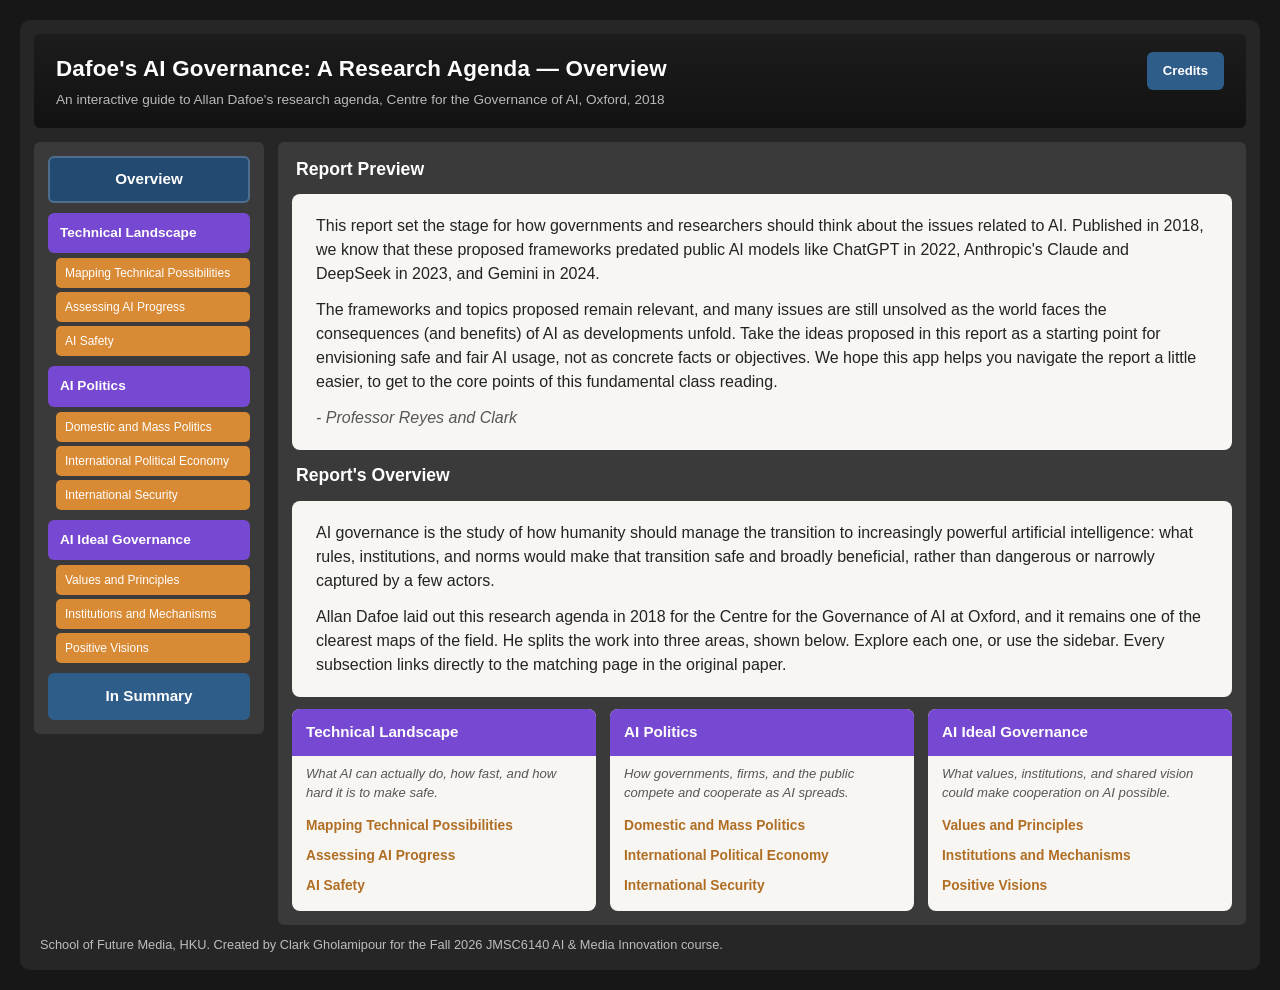
<file: index.html>
<!DOCTYPE html>
<html lang="en">
<head>
<meta charset="UTF-8">
<meta name="viewport" content="width=device-width, initial-scale=1.0">
<title>AI Governance: A Research Agenda — Overview</title>
<link rel="stylesheet" href="css/styles.css">
</head>
<body>
<div class="app-frame">

  <header class="app-header">
    <div class="header-title">
      <h1><a href="index.html">Dafoe's AI Governance: A Research Agenda — Overview</a></h1>
      <div class="subtitle">An interactive guide to Allan Dafoe's research agenda, Centre for the Governance of AI, Oxford, 2018</div>
    </div>
    <a href="credits.html" class="credits-btn">Credits</a>
  </header>

  <div class="app-body">

    <!-- ============ SIDEBAR ============ -->
    <nav class="sidebar">
      <a href="index.html" class="nav-pill is-active">Overview</a>

      <div class="branch-group">
        <a href="technical-landscape.html" class="branch-link">Technical Landscape</a>
        <div class="sub-links">
          <a href="technical-landscape.html#mapping-technical-possibilities">Mapping Technical Possibilities</a>
          <a href="technical-landscape.html#assessing-ai-progress">Assessing AI Progress</a>
          <a href="technical-landscape.html#ai-safety">AI Safety</a>
        </div>
      </div>

      <div class="branch-group">
        <a href="ai-politics.html" class="branch-link">AI Politics</a>
        <div class="sub-links">
          <a href="ai-politics.html#domestic-and-mass-politics">Domestic and Mass Politics</a>
          <a href="ai-politics.html#international-political-economy">International Political Economy</a>
          <a href="ai-politics.html#international-security">International Security</a>
        </div>
      </div>

      <div class="branch-group">
        <a href="ai-ideal-governance.html" class="branch-link">AI Ideal Governance</a>
        <div class="sub-links">
          <a href="ai-ideal-governance.html#values-and-principles">Values and Principles</a>
          <a href="ai-ideal-governance.html#institutions-and-mechanisms">Institutions and Mechanisms</a>
          <a href="ai-ideal-governance.html#positive-visions">Positive Visions</a>
        </div>
      </div>

      <a href="summary.html" class="nav-pill">In Summary</a>
    </nav>

    <!-- ============ MAIN CONTENT ============ -->
    <main class="main-content">

      <h2 class="overview-heading">Report Preview</h2>
      <div class="intro-text">
        <p>This report set the stage for how governments and researchers should think about the issues related to AI. Published in 2018, we know that these proposed frameworks predated public AI models like ChatGPT in 2022, Anthropic's Claude and DeepSeek in 2023, and Gemini in 2024.</p>
        <p>The frameworks and topics proposed remain relevant, and many issues are still unsolved as the world faces the consequences (and benefits) of AI as developments unfold. Take the ideas proposed in this report as a starting point for envisioning safe and fair AI usage, not as concrete facts or objectives. We hope this app helps you navigate the report a little easier, to get to the core points of this fundamental class reading.</p>
        <p class="overview-signature">- Professor Reyes and Clark</p>
      </div>

      <h2 class="overview-heading">Report's Overview</h2>
      <div class="intro-text">
        <p>AI governance is the study of how humanity should manage the transition to increasingly powerful artificial intelligence: what rules, institutions, and norms would make that transition safe and broadly beneficial, rather than dangerous or narrowly captured by a few actors.</p>
        <p>Allan Dafoe laid out this research agenda in 2018 for the Centre for the Governance of AI at Oxford, and it remains one of the clearest maps of the field. He splits the work into three areas, shown below. Explore each one, or use the sidebar. Every subsection links directly to the matching page in the original paper.</p>
      </div>

      <div class="mini-map">

        <div class="mini-card">
          <a href="technical-landscape.html" class="mini-head">Technical Landscape</a>
          <div class="mini-sub">What AI can actually do, how fast, and how hard it is to make safe.</div>
          <ul>
            <li><a class="group-link" href="technical-landscape.html#mapping-technical-possibilities">Mapping Technical Possibilities</a></li>
            <li><a class="group-link" href="technical-landscape.html#assessing-ai-progress">Assessing AI Progress</a></li>
            <li><a class="group-link" href="technical-landscape.html#ai-safety">AI Safety</a></li>
          </ul>
        </div>

        <div class="mini-card">
          <a href="ai-politics.html" class="mini-head">AI Politics</a>
          <div class="mini-sub">How governments, firms, and the public compete and cooperate as AI spreads.</div>
          <ul>
            <li><a class="group-link" href="ai-politics.html#domestic-and-mass-politics">Domestic and Mass Politics</a></li>
            <li><a class="group-link" href="ai-politics.html#international-political-economy">International Political Economy</a></li>
            <li><a class="group-link" href="ai-politics.html#international-security">International Security</a></li>
          </ul>
        </div>

        <div class="mini-card">
          <a href="ai-ideal-governance.html" class="mini-head">AI Ideal Governance</a>
          <div class="mini-sub">What values, institutions, and shared vision could make cooperation on AI possible.</div>
          <ul>
            <li><a class="group-link" href="ai-ideal-governance.html#values-and-principles">Values and Principles</a></li>
            <li><a class="group-link" href="ai-ideal-governance.html#institutions-and-mechanisms">Institutions and Mechanisms</a></li>
            <li><a class="group-link" href="ai-ideal-governance.html#positive-visions">Positive Visions</a></li>
          </ul>
        </div>

      </div>

    </main>

  </div>

  <footer class="app-footer">School of Future Media, HKU. Created by Clark Gholamipour for the Fall 2026 JMSC6140 AI &amp; Media Innovation course.</footer>

</div>
</body>
</html>
</file>
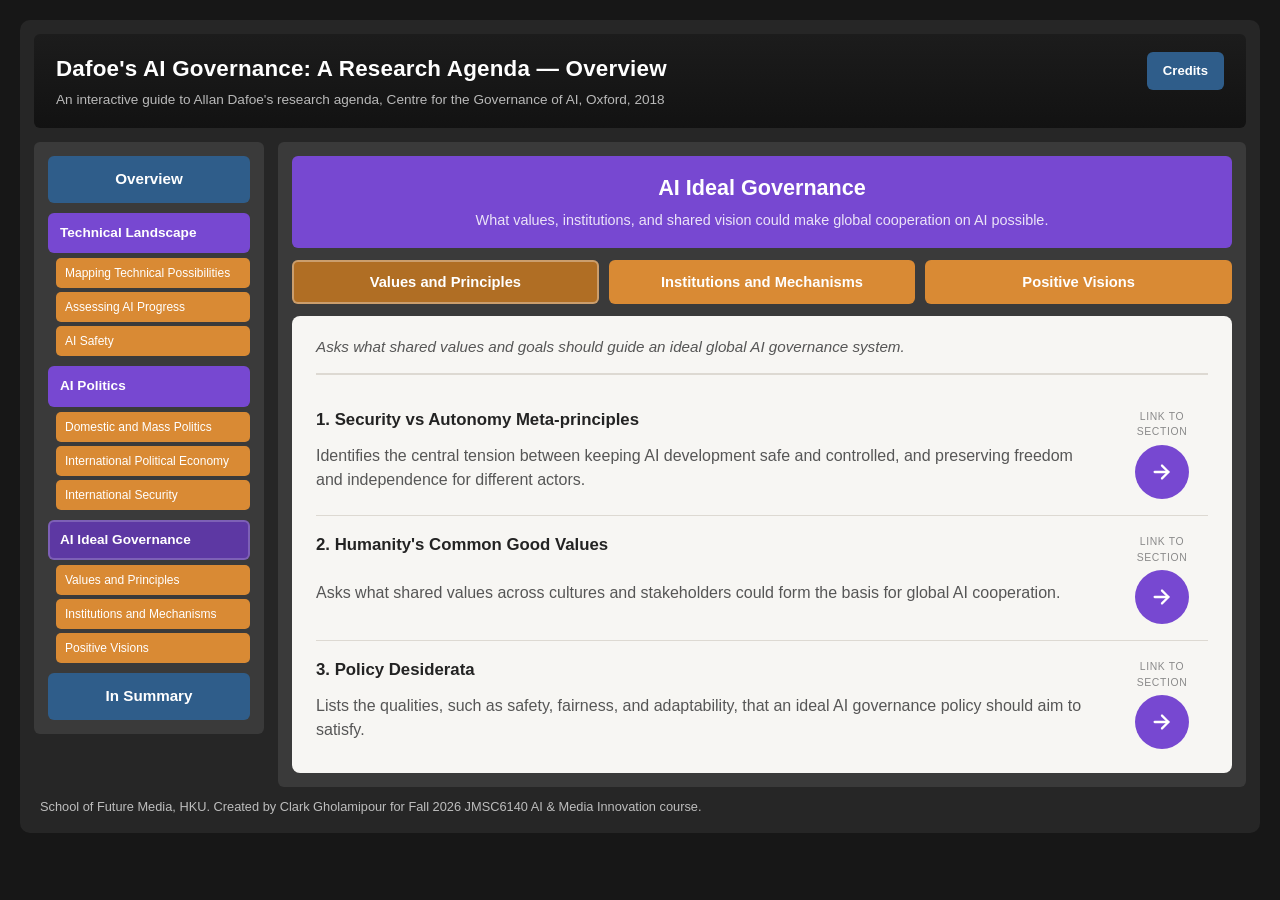
<file: ai-ideal-governance.html>
<!DOCTYPE html>
<html lang="en">
<head>
<meta charset="UTF-8">
<meta name="viewport" content="width=device-width, initial-scale=1.0">
<title>AI Ideal Governance — AI Governance: A Research Agenda</title>
<link rel="stylesheet" href="css/styles.css">
</head>
<body>
<div class="app-frame">

  <header class="app-header">
    <div class="header-title">
      <h1><a href="index.html">Dafoe's AI Governance: A Research Agenda — Overview</a></h1>
      <div class="subtitle">An interactive guide to Allan Dafoe's research agenda, Centre for the Governance of AI, Oxford, 2018</div>
    </div>
    <a href="credits.html" class="credits-btn">Credits</a>
  </header>

  <div class="app-body">

    <!-- ============ SIDEBAR ============ -->
    <nav class="sidebar">
      <a href="index.html" class="nav-pill">Overview</a>

      <div class="branch-group">
        <a href="technical-landscape.html" class="branch-link">Technical Landscape</a>
        <div class="sub-links">
          <a href="technical-landscape.html#mapping-technical-possibilities">Mapping Technical Possibilities</a>
          <a href="technical-landscape.html#assessing-ai-progress">Assessing AI Progress</a>
          <a href="technical-landscape.html#ai-safety">AI Safety</a>
        </div>
      </div>

      <div class="branch-group">
        <a href="ai-politics.html" class="branch-link">AI Politics</a>
        <div class="sub-links">
          <a href="ai-politics.html#domestic-and-mass-politics">Domestic and Mass Politics</a>
          <a href="ai-politics.html#international-political-economy">International Political Economy</a>
          <a href="ai-politics.html#international-security">International Security</a>
        </div>
      </div>

      <div class="branch-group is-active">
        <a href="ai-ideal-governance.html" class="branch-link">AI Ideal Governance</a>
        <div class="sub-links">
          <a href="ai-ideal-governance.html#values-and-principles">Values and Principles</a>
          <a href="ai-ideal-governance.html#institutions-and-mechanisms">Institutions and Mechanisms</a>
          <a href="ai-ideal-governance.html#positive-visions">Positive Visions</a>
        </div>
      </div>

      <a href="summary.html" class="nav-pill">In Summary</a>
    </nav>

    <!-- ============ MAIN CONTENT ============ -->
    <main class="main-content">

      <div class="branch-banner">
        <h1>AI Ideal Governance</h1>
        <p class="branch-subtitle">What values, institutions, and shared vision could make global cooperation on AI possible.</p>
      </div>

      <div class="group-tabs">
        <button class="tab-btn" data-tab="values-and-principles">Values and Principles</button>
        <button class="tab-btn" data-tab="institutions-and-mechanisms">Institutions and Mechanisms</button>
        <button class="tab-btn" data-tab="positive-visions">Positive Visions</button>
      </div>

      <div class="panel">

        <!-- ---- Values and Principles ---- -->
        <section class="tab-panel" id="values-and-principles">
          <p class="group-intro">Asks what shared values and goals should guide an ideal global AI governance system.</p>

          <div class="subsection">
            <h3>1. Security vs Autonomy Meta-principles</h3>
            <p>Identifies the central tension between keeping AI development safe and controlled, and preserving freedom and independence for different actors.</p>
            <div class="link-cell">
              <span class="link-label">Link to<br>Section</span>
              <a class="link-btn" href="assets/GovAI-Research-Agenda.pdf#page=50" target="_blank" rel="noopener" aria-label="Open PDF at this section"><svg viewBox="0 0 24 24" width="22" height="22" fill="none" stroke="currentColor" stroke-width="2.5" stroke-linecap="round" stroke-linejoin="round" aria-hidden="true"><line x1="4" y1="12" x2="19" y2="12"></line><polyline points="12 5 19 12 12 19"></polyline></svg></a>
            </div>
          </div>

          <div class="subsection">
            <h3>2. Humanity's Common Good Values</h3>
            <p>Asks what shared values across cultures and stakeholders could form the basis for global AI cooperation.</p>
            <div class="link-cell">
              <span class="link-label">Link to<br>Section</span>
              <a class="link-btn" href="assets/GovAI-Research-Agenda.pdf#page=50" target="_blank" rel="noopener" aria-label="Open PDF at this section"><svg viewBox="0 0 24 24" width="22" height="22" fill="none" stroke="currentColor" stroke-width="2.5" stroke-linecap="round" stroke-linejoin="round" aria-hidden="true"><line x1="4" y1="12" x2="19" y2="12"></line><polyline points="12 5 19 12 12 19"></polyline></svg></a>
            </div>
          </div>

          <div class="subsection">
            <h3>3. Policy Desiderata</h3>
            <p>Lists the qualities, such as safety, fairness, and adaptability, that an ideal AI governance policy should aim to satisfy.</p>
            <div class="link-cell">
              <span class="link-label">Link to<br>Section</span>
              <a class="link-btn" href="assets/GovAI-Research-Agenda.pdf#page=50" target="_blank" rel="noopener" aria-label="Open PDF at this section"><svg viewBox="0 0 24 24" width="22" height="22" fill="none" stroke="currentColor" stroke-width="2.5" stroke-linecap="round" stroke-linejoin="round" aria-hidden="true"><line x1="4" y1="12" x2="19" y2="12"></line><polyline points="12 5 19 12 12 19"></polyline></svg></a>
            </div>
          </div>
        </section>

        <!-- ---- Institutions and Mechanisms ---- -->
        <section class="tab-panel" id="institutions-and-mechanisms">
          <p class="group-intro">Designs the actual institutions and rules that could realize those values while resisting abuse of power.</p>

          <div class="subsection">
            <h3>1. Stabilization and Security Arrangements</h3>
            <p>Considers what institutions could keep dangerous AI development in check without concentrating too much power in one place.</p>
            <div class="link-cell">
              <span class="link-label">Link to<br>Section</span>
              <a class="link-btn" href="assets/GovAI-Research-Agenda.pdf#page=51" target="_blank" rel="noopener" aria-label="Open PDF at this section"><svg viewBox="0 0 24 24" width="22" height="22" fill="none" stroke="currentColor" stroke-width="2.5" stroke-linecap="round" stroke-linejoin="round" aria-hidden="true"><line x1="4" y1="12" x2="19" y2="12"></line><polyline points="12 5 19 12 12 19"></polyline></svg></a>
            </div>
          </div>

          <div class="subsection">
            <h3>2. Resilient Constitutional Design</h3>
            <p>Looks at how to design governing structures, like elections and checks on power, that resist authoritarian takeover or mob rule.</p>
            <div class="link-cell">
              <span class="link-label">Link to<br>Section</span>
              <a class="link-btn" href="assets/GovAI-Research-Agenda.pdf#page=51" target="_blank" rel="noopener" aria-label="Open PDF at this section"><svg viewBox="0 0 24 24" width="22" height="22" fill="none" stroke="currentColor" stroke-width="2.5" stroke-linecap="round" stroke-linejoin="round" aria-hidden="true"><line x1="4" y1="12" x2="19" y2="12"></line><polyline points="12 5 19 12 12 19"></polyline></svg></a>
            </div>
          </div>

          <div class="subsection">
            <h3>3. Social Choice and Political Economy Models</h3>
            <p>Draws on political science and economics to design decision-making systems for a future shaped by advanced AI.</p>
            <div class="link-cell">
              <span class="link-label">Link to<br>Section</span>
              <a class="link-btn" href="assets/GovAI-Research-Agenda.pdf#page=51" target="_blank" rel="noopener" aria-label="Open PDF at this section"><svg viewBox="0 0 24 24" width="22" height="22" fill="none" stroke="currentColor" stroke-width="2.5" stroke-linecap="round" stroke-linejoin="round" aria-hidden="true"><line x1="4" y1="12" x2="19" y2="12"></line><polyline points="12 5 19 12 12 19"></polyline></svg></a>
            </div>
          </div>
        </section>

        <!-- ---- Positive Visions ---- -->
        <section class="tab-panel" id="positive-visions">
          <p class="group-intro">Focuses on crafting a compelling, shared vision of the benefits of cooperation, in order to help motivate it.</p>

          <div class="subsection">
            <h3>1. Cooperative Paretotopia</h3>
            <p>Imagines a future where the gains from safe AI development are so large that cooperating benefits everyone more than competing for relative advantage.</p>
            <div class="link-cell">
              <span class="link-label">Link to<br>Section</span>
              <a class="link-btn" href="assets/GovAI-Research-Agenda.pdf#page=52" target="_blank" rel="noopener" aria-label="Open PDF at this section"><svg viewBox="0 0 24 24" width="22" height="22" fill="none" stroke="currentColor" stroke-width="2.5" stroke-linecap="round" stroke-linejoin="round" aria-hidden="true"><line x1="4" y1="12" x2="19" y2="12"></line><polyline points="12 5 19 12 12 19"></polyline></svg></a>
            </div>
          </div>

          <div class="subsection">
            <h3>2. Shared Global Vision and Communication</h3>
            <p>Focuses on crafting a simple, compelling message about the benefits of cooperation to help motivate it globally.</p>
            <div class="link-cell">
              <span class="link-label">Link to<br>Section</span>
              <a class="link-btn" href="assets/GovAI-Research-Agenda.pdf#page=52" target="_blank" rel="noopener" aria-label="Open PDF at this section"><svg viewBox="0 0 24 24" width="22" height="22" fill="none" stroke="currentColor" stroke-width="2.5" stroke-linecap="round" stroke-linejoin="round" aria-hidden="true"><line x1="4" y1="12" x2="19" y2="12"></line><polyline points="12 5 19 12 12 19"></polyline></svg></a>
            </div>
          </div>
        </section>

      </div>

    </main>

  </div>

  <footer class="app-footer">School of Future Media, HKU. Created by Clark Gholamipour for Fall 2026 JMSC6140 AI &amp; Media Innovation course.</footer>

</div>
<script src="js/app.js"></script>
</body>
</html>
</file>
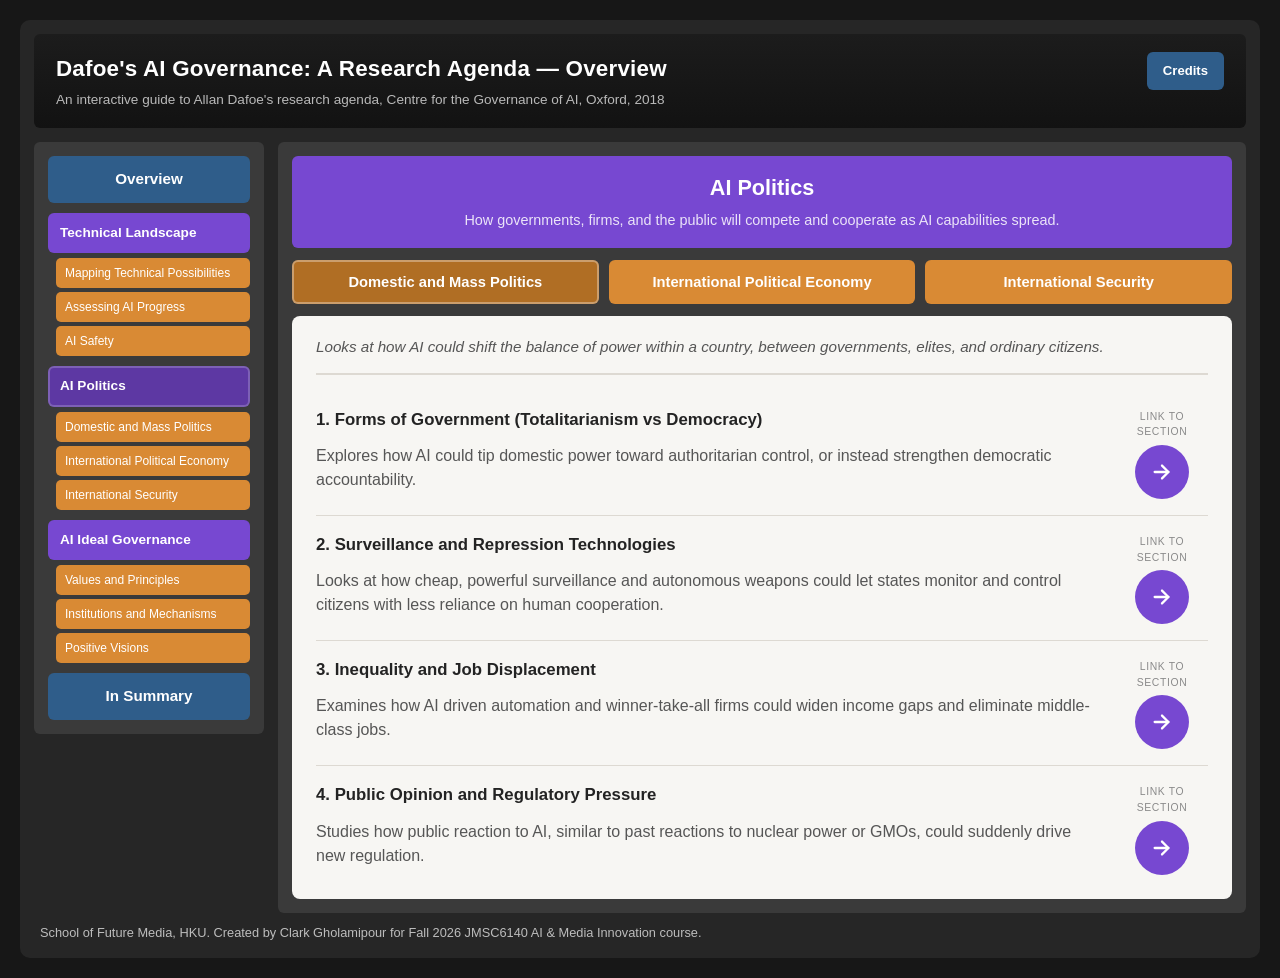
<file: ai-politics.html>
<!DOCTYPE html>
<html lang="en">
<head>
<meta charset="UTF-8">
<meta name="viewport" content="width=device-width, initial-scale=1.0">
<title>AI Politics — AI Governance: A Research Agenda</title>
<link rel="stylesheet" href="css/styles.css">
</head>
<body>
<div class="app-frame">

  <header class="app-header">
    <div class="header-title">
      <h1><a href="index.html">Dafoe's AI Governance: A Research Agenda — Overview</a></h1>
      <div class="subtitle">An interactive guide to Allan Dafoe's research agenda, Centre for the Governance of AI, Oxford, 2018</div>
    </div>
    <a href="credits.html" class="credits-btn">Credits</a>
  </header>

  <div class="app-body">

    <!-- ============ SIDEBAR ============ -->
    <nav class="sidebar">
      <a href="index.html" class="nav-pill">Overview</a>

      <div class="branch-group">
        <a href="technical-landscape.html" class="branch-link">Technical Landscape</a>
        <div class="sub-links">
          <a href="technical-landscape.html#mapping-technical-possibilities">Mapping Technical Possibilities</a>
          <a href="technical-landscape.html#assessing-ai-progress">Assessing AI Progress</a>
          <a href="technical-landscape.html#ai-safety">AI Safety</a>
        </div>
      </div>

      <div class="branch-group is-active">
        <a href="ai-politics.html" class="branch-link">AI Politics</a>
        <div class="sub-links">
          <a href="ai-politics.html#domestic-and-mass-politics">Domestic and Mass Politics</a>
          <a href="ai-politics.html#international-political-economy">International Political Economy</a>
          <a href="ai-politics.html#international-security">International Security</a>
        </div>
      </div>

      <div class="branch-group">
        <a href="ai-ideal-governance.html" class="branch-link">AI Ideal Governance</a>
        <div class="sub-links">
          <a href="ai-ideal-governance.html#values-and-principles">Values and Principles</a>
          <a href="ai-ideal-governance.html#institutions-and-mechanisms">Institutions and Mechanisms</a>
          <a href="ai-ideal-governance.html#positive-visions">Positive Visions</a>
        </div>
      </div>

      <a href="summary.html" class="nav-pill">In Summary</a>
    </nav>

    <!-- ============ MAIN CONTENT ============ -->
    <main class="main-content">

      <div class="branch-banner">
        <h1>AI Politics</h1>
        <p class="branch-subtitle">How governments, firms, and the public will compete and cooperate as AI capabilities spread.</p>
      </div>

      <div class="group-tabs">
        <button class="tab-btn" data-tab="domestic-and-mass-politics">Domestic and Mass Politics</button>
        <button class="tab-btn" data-tab="international-political-economy">International Political Economy</button>
        <button class="tab-btn" data-tab="international-security">International Security</button>
      </div>

      <div class="panel">

        <!-- ---- Domestic and Mass Politics ---- -->
        <section class="tab-panel" id="domestic-and-mass-politics">
          <p class="group-intro">Looks at how AI could shift the balance of power within a country, between governments, elites, and ordinary citizens.</p>

          <div class="subsection">
            <h3>1. Forms of Government (Totalitarianism vs Democracy)</h3>
            <p>Explores how AI could tip domestic power toward authoritarian control, or instead strengthen democratic accountability.</p>
            <div class="link-cell">
              <span class="link-label">Link to<br>Section</span>
              <a class="link-btn" href="assets/GovAI-Research-Agenda.pdf#page=36" target="_blank" rel="noopener" aria-label="Open PDF at this section"><svg viewBox="0 0 24 24" width="22" height="22" fill="none" stroke="currentColor" stroke-width="2.5" stroke-linecap="round" stroke-linejoin="round" aria-hidden="true"><line x1="4" y1="12" x2="19" y2="12"></line><polyline points="12 5 19 12 12 19"></polyline></svg></a>
            </div>
          </div>

          <div class="subsection">
            <h3>2. Surveillance and Repression Technologies</h3>
            <p>Looks at how cheap, powerful surveillance and autonomous weapons could let states monitor and control citizens with less reliance on human cooperation.</p>
            <div class="link-cell">
              <span class="link-label">Link to<br>Section</span>
              <a class="link-btn" href="assets/GovAI-Research-Agenda.pdf#page=37" target="_blank" rel="noopener" aria-label="Open PDF at this section"><svg viewBox="0 0 24 24" width="22" height="22" fill="none" stroke="currentColor" stroke-width="2.5" stroke-linecap="round" stroke-linejoin="round" aria-hidden="true"><line x1="4" y1="12" x2="19" y2="12"></line><polyline points="12 5 19 12 12 19"></polyline></svg></a>
            </div>
          </div>

          <div class="subsection">
            <h3>3. Inequality and Job Displacement</h3>
            <p>Examines how AI driven automation and winner-take-all firms could widen income gaps and eliminate middle-class jobs.</p>
            <div class="link-cell">
              <span class="link-label">Link to<br>Section</span>
              <a class="link-btn" href="assets/GovAI-Research-Agenda.pdf#page=38" target="_blank" rel="noopener" aria-label="Open PDF at this section"><svg viewBox="0 0 24 24" width="22" height="22" fill="none" stroke="currentColor" stroke-width="2.5" stroke-linecap="round" stroke-linejoin="round" aria-hidden="true"><line x1="4" y1="12" x2="19" y2="12"></line><polyline points="12 5 19 12 12 19"></polyline></svg></a>
            </div>
          </div>

          <div class="subsection">
            <h3>4. Public Opinion and Regulatory Pressure</h3>
            <p>Studies how public reaction to AI, similar to past reactions to nuclear power or GMOs, could suddenly drive new regulation.</p>
            <div class="link-cell">
              <span class="link-label">Link to<br>Section</span>
              <a class="link-btn" href="assets/GovAI-Research-Agenda.pdf#page=40" target="_blank" rel="noopener" aria-label="Open PDF at this section"><svg viewBox="0 0 24 24" width="22" height="22" fill="none" stroke="currentColor" stroke-width="2.5" stroke-linecap="round" stroke-linejoin="round" aria-hidden="true"><line x1="4" y1="12" x2="19" y2="12"></line><polyline points="12 5 19 12 12 19"></polyline></svg></a>
            </div>
          </div>
        </section>

        <!-- ---- International Political Economy ---- -->
        <section class="tab-panel" id="international-political-economy">
          <p class="group-intro">Examines how AI could reshape global trade, wealth, and market power between countries and firms.</p>

          <div class="subsection">
            <h3>1. AI Mercantilism and Nationalism</h3>
            <p>Describes countries treating AI as a strategic resource worth protecting, subsidizing, and competing over like a national industry.</p>
            <div class="link-cell">
              <span class="link-label">Link to<br>Section</span>
              <a class="link-btn" href="assets/GovAI-Research-Agenda.pdf#page=41" target="_blank" rel="noopener" aria-label="Open PDF at this section"><svg viewBox="0 0 24 24" width="22" height="22" fill="none" stroke="currentColor" stroke-width="2.5" stroke-linecap="round" stroke-linejoin="round" aria-hidden="true"><line x1="4" y1="12" x2="19" y2="12"></line><polyline points="12 5 19 12 12 19"></polyline></svg></a>
            </div>
          </div>

          <div class="subsection">
            <h3>2. Winner-Take-All Market Structures</h3>
            <p>Explains why AI markets tend to produce a small number of dominant global firms rather than broad competition.</p>
            <div class="link-cell">
              <span class="link-label">Link to<br>Section</span>
              <a class="link-btn" href="assets/GovAI-Research-Agenda.pdf#page=40" target="_blank" rel="noopener" aria-label="Open PDF at this section"><svg viewBox="0 0 24 24" width="22" height="22" fill="none" stroke="currentColor" stroke-width="2.5" stroke-linecap="round" stroke-linejoin="round" aria-hidden="true"><line x1="4" y1="12" x2="19" y2="12"></line><polyline points="12 5 19 12 12 19"></polyline></svg></a>
            </div>
          </div>

          <div class="subsection">
            <h3>3. Global Value Chains and Talent Gravity</h3>
            <p>Asks whether countries outside existing AI hubs can capture real economic benefit, or whether talent and value keep flowing to established centers.</p>
            <div class="link-cell">
              <span class="link-label">Link to<br>Section</span>
              <a class="link-btn" href="assets/GovAI-Research-Agenda.pdf#page=41" target="_blank" rel="noopener" aria-label="Open PDF at this section"><svg viewBox="0 0 24 24" width="22" height="22" fill="none" stroke="currentColor" stroke-width="2.5" stroke-linecap="round" stroke-linejoin="round" aria-hidden="true"><line x1="4" y1="12" x2="19" y2="12"></line><polyline points="12 5 19 12 12 19"></polyline></svg></a>
            </div>
          </div>

          <div class="subsection">
            <h3>4. International Welfare Race-to-the-Bottom</h3>
            <p>Considers whether countries might compete to lower taxes and worker protections to keep AI companies from relocating.</p>
            <div class="link-cell">
              <span class="link-label">Link to<br>Section</span>
              <a class="link-btn" href="assets/GovAI-Research-Agenda.pdf#page=42" target="_blank" rel="noopener" aria-label="Open PDF at this section"><svg viewBox="0 0 24 24" width="22" height="22" fill="none" stroke="currentColor" stroke-width="2.5" stroke-linecap="round" stroke-linejoin="round" aria-hidden="true"><line x1="4" y1="12" x2="19" y2="12"></line><polyline points="12 5 19 12 12 19"></polyline></svg></a>
            </div>
          </div>
        </section>

        <!-- ---- International Security ---- -->
        <section class="tab-panel" id="international-security">
          <p class="group-intro">Covers how AI could affect national security, military competition, and the risk of a dangerous race between states.</p>

          <div class="subsection">
            <h3>1. Near-term Security Challenges (Cyber, LAWs)</h3>
            <p>Covers current and near-future risks like autonomous weapons, AI-powered cyberattacks, and disinformation campaigns.</p>
            <div class="link-cell">
              <span class="link-label">Link to<br>Section</span>
              <a class="link-btn" href="assets/GovAI-Research-Agenda.pdf#page=43" target="_blank" rel="noopener" aria-label="Open PDF at this section"><svg viewBox="0 0 24 24" width="22" height="22" fill="none" stroke="currentColor" stroke-width="2.5" stroke-linecap="round" stroke-linejoin="round" aria-hidden="true"><line x1="4" y1="12" x2="19" y2="12"></line><polyline points="12 5 19 12 12 19"></polyline></svg></a>
            </div>
          </div>

          <div class="subsection">
            <h3>2. State Control and Securitization of R&amp;D</h3>
            <p>Asks whether governments will eventually treat AI research as a national security matter and move to control or restrict it.</p>
            <div class="link-cell">
              <span class="link-label">Link to<br>Section</span>
              <a class="link-btn" href="assets/GovAI-Research-Agenda.pdf#page=43" target="_blank" rel="noopener" aria-label="Open PDF at this section"><svg viewBox="0 0 24 24" width="22" height="22" fill="none" stroke="currentColor" stroke-width="2.5" stroke-linecap="round" stroke-linejoin="round" aria-hidden="true"><line x1="4" y1="12" x2="19" y2="12"></line><polyline points="12 5 19 12 12 19"></polyline></svg></a>
            </div>
          </div>

          <div class="subsection">
            <h3>3. AI Race Dynamics and First-Mover Advantage</h3>
            <p>Examines how competition for AI advantage could push developers to cut corners on safety in order to win first.</p>
            <div class="link-cell">
              <span class="link-label">Link to<br>Section</span>
              <a class="link-btn" href="assets/GovAI-Research-Agenda.pdf#page=44" target="_blank" rel="noopener" aria-label="Open PDF at this section"><svg viewBox="0 0 24 24" width="22" height="22" fill="none" stroke="currentColor" stroke-width="2.5" stroke-linecap="round" stroke-linejoin="round" aria-hidden="true"><line x1="4" y1="12" x2="19" y2="12"></line><polyline points="12 5 19 12 12 19"></polyline></svg></a>
            </div>
          </div>

          <div class="subsection">
            <h3>4. Verification, Standards, and Enforcement</h3>
            <p>Explores international agreements, inspection systems, and enforcement models that could help countries avoid or end a dangerous AI race.</p>
            <div class="link-cell">
              <span class="link-label">Link to<br>Section</span>
              <a class="link-btn" href="assets/GovAI-Research-Agenda.pdf#page=47" target="_blank" rel="noopener" aria-label="Open PDF at this section"><svg viewBox="0 0 24 24" width="22" height="22" fill="none" stroke="currentColor" stroke-width="2.5" stroke-linecap="round" stroke-linejoin="round" aria-hidden="true"><line x1="4" y1="12" x2="19" y2="12"></line><polyline points="12 5 19 12 12 19"></polyline></svg></a>
            </div>
          </div>
        </section>

      </div>

    </main>

  </div>

  <footer class="app-footer">School of Future Media, HKU. Created by Clark Gholamipour for Fall 2026 JMSC6140 AI &amp; Media Innovation course.</footer>

</div>
<script src="js/app.js"></script>
</body>
</html>
</file>
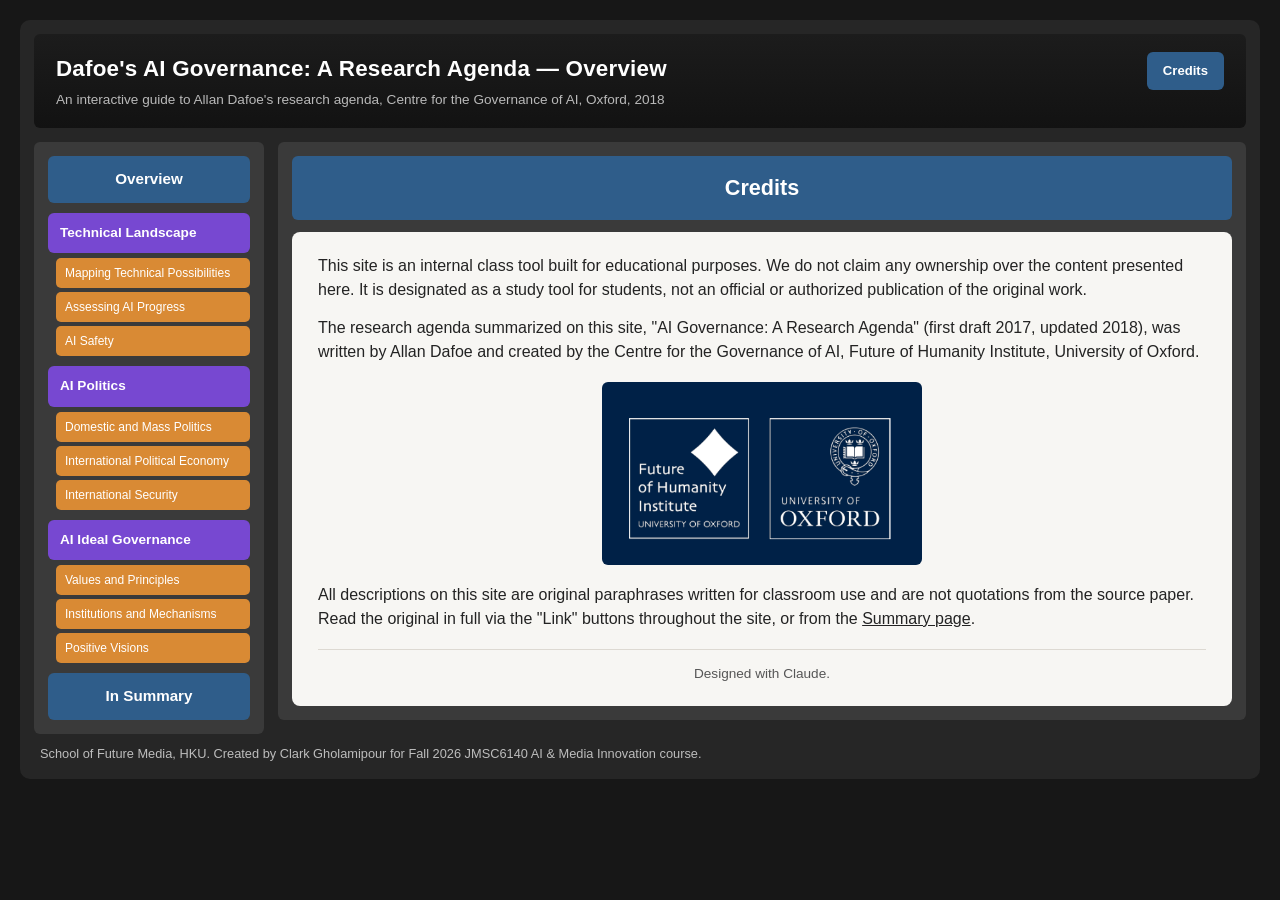
<file: credits.html>
<!DOCTYPE html>
<html lang="en">
<head>
<meta charset="UTF-8">
<meta name="viewport" content="width=device-width, initial-scale=1.0">
<title>Credits — AI Governance: A Research Agenda</title>
<link rel="stylesheet" href="css/styles.css">
</head>
<body>
<div class="app-frame">

  <header class="app-header">
    <div class="header-title">
      <h1><a href="index.html">Dafoe's AI Governance: A Research Agenda — Overview</a></h1>
      <div class="subtitle">An interactive guide to Allan Dafoe's research agenda, Centre for the Governance of AI, Oxford, 2018</div>
    </div>
    <a href="credits.html" class="credits-btn">Credits</a>
  </header>

  <div class="app-body">

    <!-- ============ SIDEBAR ============ -->
    <nav class="sidebar">
      <a href="index.html" class="nav-pill">Overview</a>

      <div class="branch-group">
        <a href="technical-landscape.html" class="branch-link">Technical Landscape</a>
        <div class="sub-links">
          <a href="technical-landscape.html#mapping-technical-possibilities">Mapping Technical Possibilities</a>
          <a href="technical-landscape.html#assessing-ai-progress">Assessing AI Progress</a>
          <a href="technical-landscape.html#ai-safety">AI Safety</a>
        </div>
      </div>

      <div class="branch-group">
        <a href="ai-politics.html" class="branch-link">AI Politics</a>
        <div class="sub-links">
          <a href="ai-politics.html#domestic-and-mass-politics">Domestic and Mass Politics</a>
          <a href="ai-politics.html#international-political-economy">International Political Economy</a>
          <a href="ai-politics.html#international-security">International Security</a>
        </div>
      </div>

      <div class="branch-group">
        <a href="ai-ideal-governance.html" class="branch-link">AI Ideal Governance</a>
        <div class="sub-links">
          <a href="ai-ideal-governance.html#values-and-principles">Values and Principles</a>
          <a href="ai-ideal-governance.html#institutions-and-mechanisms">Institutions and Mechanisms</a>
          <a href="ai-ideal-governance.html#positive-visions">Positive Visions</a>
        </div>
      </div>

      <a href="summary.html" class="nav-pill">In Summary</a>
    </nav>

    <!-- ============ MAIN CONTENT ============ -->
    <main class="main-content">

      <div class="branch-banner is-summary">
        <h1>Credits</h1>
      </div>

      <div class="credits-text">
        <p>This site is an internal class tool built for educational purposes. We do not claim any ownership over the content presented here. It is designated as a study tool for students, not an official or authorized publication of the original work.</p>

        <p>The research agenda summarized on this site, "AI Governance: A Research Agenda" (first draft 2017, updated 2018), was written by Allan Dafoe and created by the Centre for the Governance of AI, Future of Humanity Institute, University of Oxford.</p>

        <div class="credits-logo">
          <img src="assets/fhi-oxford-logos.png" alt="Future of Humanity Institute, University of Oxford, and University of Oxford logos">
        </div>

        <p>All descriptions on this site are original paraphrases written for classroom use and are not quotations from the source paper. Read the original in full via the "Link" buttons throughout the site, or from the <a href="assets/GovAI-Research-Agenda.pdf#page=2" target="_blank" rel="noopener">Summary page</a>.</p>

        <div class="credits-designed">Designed with Claude.</div>
      </div>

    </main>

  </div>

  <footer class="app-footer">School of Future Media, HKU. Created by Clark Gholamipour for Fall 2026 JMSC6140 AI &amp; Media Innovation course.</footer>

</div>
</body>
</html>
</file>
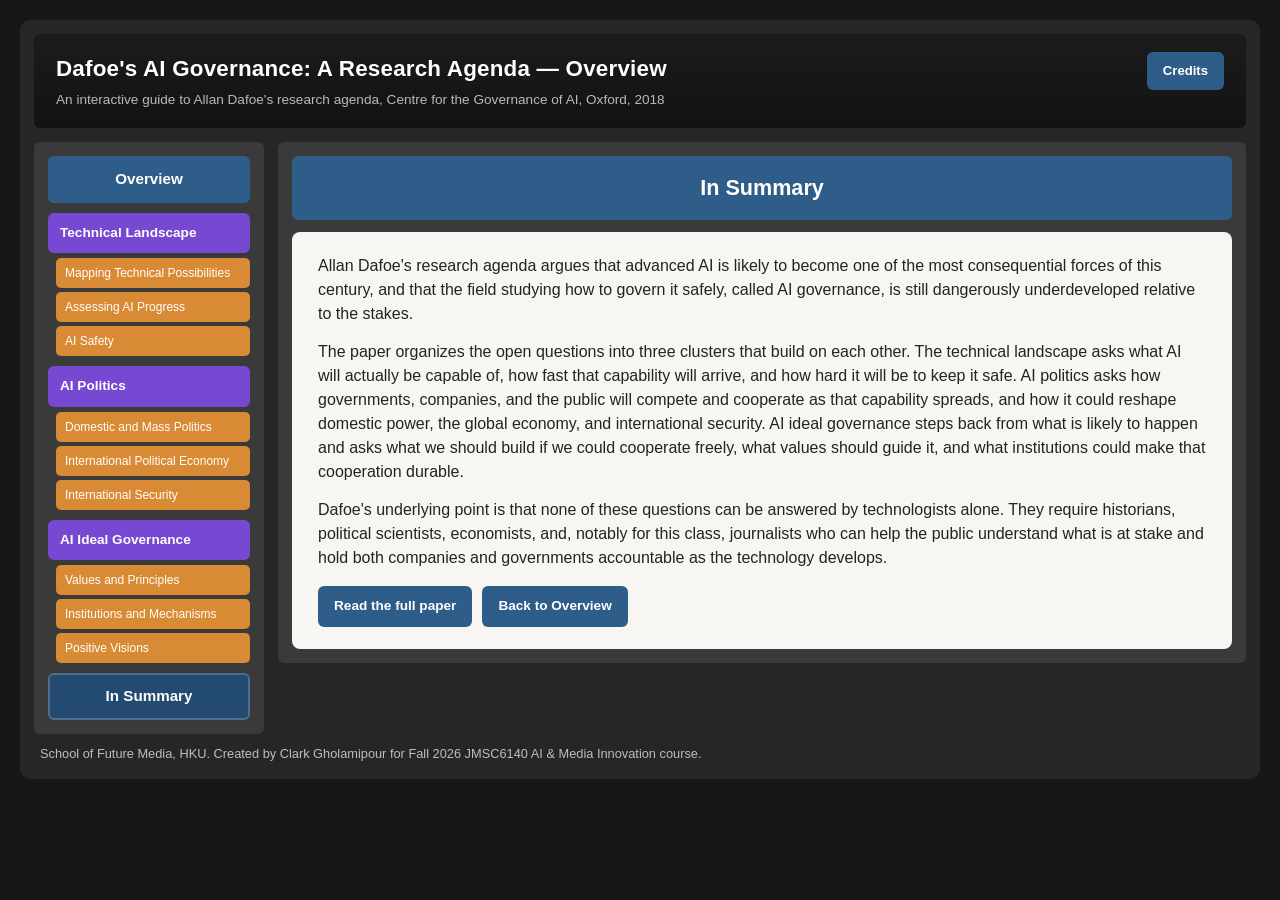
<file: summary.html>
<!DOCTYPE html>
<html lang="en">
<head>
<meta charset="UTF-8">
<meta name="viewport" content="width=device-width, initial-scale=1.0">
<title>In Summary — AI Governance: A Research Agenda</title>
<link rel="stylesheet" href="css/styles.css">
</head>
<body>
<div class="app-frame">

  <header class="app-header">
    <div class="header-title">
      <h1><a href="index.html">Dafoe's AI Governance: A Research Agenda — Overview</a></h1>
      <div class="subtitle">An interactive guide to Allan Dafoe's research agenda, Centre for the Governance of AI, Oxford, 2018</div>
    </div>
    <a href="credits.html" class="credits-btn">Credits</a>
  </header>

  <div class="app-body">

    <!-- ============ SIDEBAR ============ -->
    <nav class="sidebar">
      <a href="index.html" class="nav-pill">Overview</a>

      <div class="branch-group">
        <a href="technical-landscape.html" class="branch-link">Technical Landscape</a>
        <div class="sub-links">
          <a href="technical-landscape.html#mapping-technical-possibilities">Mapping Technical Possibilities</a>
          <a href="technical-landscape.html#assessing-ai-progress">Assessing AI Progress</a>
          <a href="technical-landscape.html#ai-safety">AI Safety</a>
        </div>
      </div>

      <div class="branch-group">
        <a href="ai-politics.html" class="branch-link">AI Politics</a>
        <div class="sub-links">
          <a href="ai-politics.html#domestic-and-mass-politics">Domestic and Mass Politics</a>
          <a href="ai-politics.html#international-political-economy">International Political Economy</a>
          <a href="ai-politics.html#international-security">International Security</a>
        </div>
      </div>

      <div class="branch-group">
        <a href="ai-ideal-governance.html" class="branch-link">AI Ideal Governance</a>
        <div class="sub-links">
          <a href="ai-ideal-governance.html#values-and-principles">Values and Principles</a>
          <a href="ai-ideal-governance.html#institutions-and-mechanisms">Institutions and Mechanisms</a>
          <a href="ai-ideal-governance.html#positive-visions">Positive Visions</a>
        </div>
      </div>

      <a href="summary.html" class="nav-pill is-active">In Summary</a>
    </nav>

    <!-- ============ MAIN CONTENT ============ -->
    <main class="main-content">

      <div class="branch-banner is-summary">
        <h1>In Summary</h1>
      </div>

      <div class="summary-text">
        <p>Allan Dafoe's research agenda argues that advanced AI is likely to become one of the most consequential forces of this century, and that the field studying how to govern it safely, called AI governance, is still dangerously underdeveloped relative to the stakes.</p>
        <p>The paper organizes the open questions into three clusters that build on each other. The technical landscape asks what AI will actually be capable of, how fast that capability will arrive, and how hard it will be to keep it safe. AI politics asks how governments, companies, and the public will compete and cooperate as that capability spreads, and how it could reshape domestic power, the global economy, and international security. AI ideal governance steps back from what is likely to happen and asks what we should build if we could cooperate freely, what values should guide it, and what institutions could make that cooperation durable.</p>
        <p>Dafoe's underlying point is that none of these questions can be answered by technologists alone. They require historians, political scientists, economists, and, notably for this class, journalists who can help the public understand what is at stake and hold both companies and governments accountable as the technology develops.</p>

        <div class="summary-actions">
          <a href="assets/GovAI-Research-Agenda.pdf#page=2" target="_blank" rel="noopener">Read the full paper</a>
          <a href="index.html">Back to Overview</a>
        </div>
      </div>

    </main>

  </div>

  <footer class="app-footer">School of Future Media, HKU. Created by Clark Gholamipour for Fall 2026 JMSC6140 AI &amp; Media Innovation course.</footer>

</div>
</body>
</html>
</file>
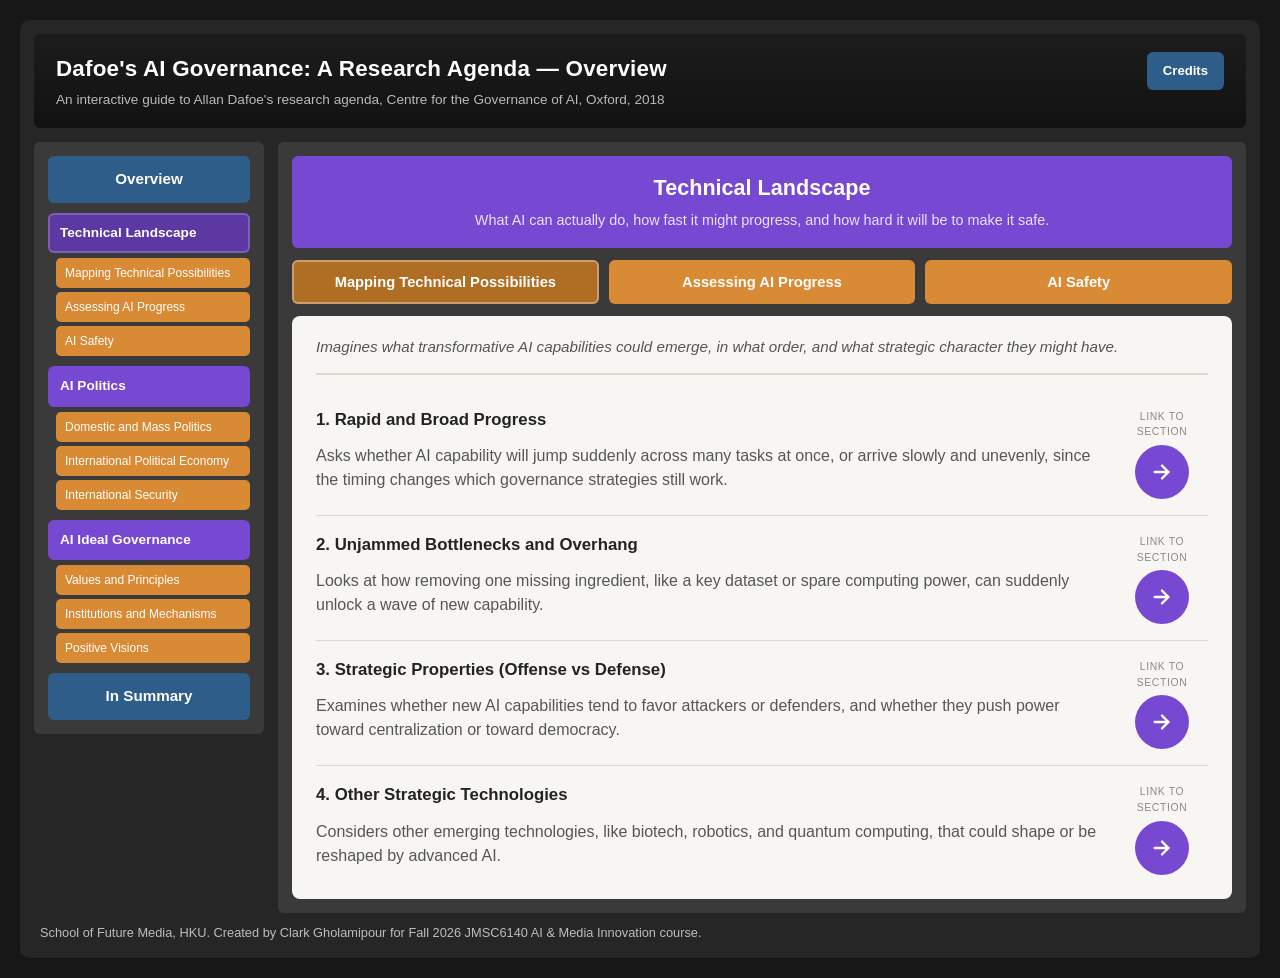
<file: technical-landscape.html>
<!DOCTYPE html>
<html lang="en">
<head>
<meta charset="UTF-8">
<meta name="viewport" content="width=device-width, initial-scale=1.0">
<title>Technical Landscape — AI Governance: A Research Agenda</title>
<link rel="stylesheet" href="css/styles.css">
</head>
<body>
<div class="app-frame">

  <header class="app-header">
    <div class="header-title">
      <h1><a href="index.html">Dafoe's AI Governance: A Research Agenda — Overview</a></h1>
      <div class="subtitle">An interactive guide to Allan Dafoe's research agenda, Centre for the Governance of AI, Oxford, 2018</div>
    </div>
    <a href="credits.html" class="credits-btn">Credits</a>
  </header>

  <div class="app-body">

    <!-- ============ SIDEBAR ============ -->
    <nav class="sidebar">
      <a href="index.html" class="nav-pill">Overview</a>

      <div class="branch-group is-active">
        <a href="technical-landscape.html" class="branch-link">Technical Landscape</a>
        <div class="sub-links">
          <a href="technical-landscape.html#mapping-technical-possibilities">Mapping Technical Possibilities</a>
          <a href="technical-landscape.html#assessing-ai-progress">Assessing AI Progress</a>
          <a href="technical-landscape.html#ai-safety">AI Safety</a>
        </div>
      </div>

      <div class="branch-group">
        <a href="ai-politics.html" class="branch-link">AI Politics</a>
        <div class="sub-links">
          <a href="ai-politics.html#domestic-and-mass-politics">Domestic and Mass Politics</a>
          <a href="ai-politics.html#international-political-economy">International Political Economy</a>
          <a href="ai-politics.html#international-security">International Security</a>
        </div>
      </div>

      <div class="branch-group">
        <a href="ai-ideal-governance.html" class="branch-link">AI Ideal Governance</a>
        <div class="sub-links">
          <a href="ai-ideal-governance.html#values-and-principles">Values and Principles</a>
          <a href="ai-ideal-governance.html#institutions-and-mechanisms">Institutions and Mechanisms</a>
          <a href="ai-ideal-governance.html#positive-visions">Positive Visions</a>
        </div>
      </div>

      <a href="summary.html" class="nav-pill">In Summary</a>
    </nav>

    <!-- ============ MAIN CONTENT ============ -->
    <main class="main-content">

      <div class="branch-banner">
        <h1>Technical Landscape</h1>
        <p class="branch-subtitle">What AI can actually do, how fast it might progress, and how hard it will be to make it safe.</p>
      </div>

      <div class="group-tabs">
        <button class="tab-btn" data-tab="mapping-technical-possibilities">Mapping Technical Possibilities</button>
        <button class="tab-btn" data-tab="assessing-ai-progress">Assessing AI Progress</button>
        <button class="tab-btn" data-tab="ai-safety">AI Safety</button>
      </div>

      <div class="panel">

        <!-- ---- Mapping Technical Possibilities ---- -->
        <section class="tab-panel" id="mapping-technical-possibilities">
          <p class="group-intro">Imagines what transformative AI capabilities could emerge, in what order, and what strategic character they might have.</p>

          <div class="subsection">
            <h3>1. Rapid and Broad Progress</h3>
            <p>Asks whether AI capability will jump suddenly across many tasks at once, or arrive slowly and unevenly, since the timing changes which governance strategies still work.</p>
            <div class="link-cell">
              <span class="link-label">Link to<br>Section</span>
              <a class="link-btn" href="assets/GovAI-Research-Agenda.pdf#page=16" target="_blank" rel="noopener" aria-label="Open PDF at this section"><svg viewBox="0 0 24 24" width="22" height="22" fill="none" stroke="currentColor" stroke-width="2.5" stroke-linecap="round" stroke-linejoin="round" aria-hidden="true"><line x1="4" y1="12" x2="19" y2="12"></line><polyline points="12 5 19 12 12 19"></polyline></svg></a>
            </div>
          </div>

          <div class="subsection">
            <h3>2. Unjammed Bottlenecks and Overhang</h3>
            <p>Looks at how removing one missing ingredient, like a key dataset or spare computing power, can suddenly unlock a wave of new capability.</p>
            <div class="link-cell">
              <span class="link-label">Link to<br>Section</span>
              <a class="link-btn" href="assets/GovAI-Research-Agenda.pdf#page=17" target="_blank" rel="noopener" aria-label="Open PDF at this section"><svg viewBox="0 0 24 24" width="22" height="22" fill="none" stroke="currentColor" stroke-width="2.5" stroke-linecap="round" stroke-linejoin="round" aria-hidden="true"><line x1="4" y1="12" x2="19" y2="12"></line><polyline points="12 5 19 12 12 19"></polyline></svg></a>
            </div>
          </div>

          <div class="subsection">
            <h3>3. Strategic Properties (Offense vs Defense)</h3>
            <p>Examines whether new AI capabilities tend to favor attackers or defenders, and whether they push power toward centralization or toward democracy.</p>
            <div class="link-cell">
              <span class="link-label">Link to<br>Section</span>
              <a class="link-btn" href="assets/GovAI-Research-Agenda.pdf#page=21" target="_blank" rel="noopener" aria-label="Open PDF at this section"><svg viewBox="0 0 24 24" width="22" height="22" fill="none" stroke="currentColor" stroke-width="2.5" stroke-linecap="round" stroke-linejoin="round" aria-hidden="true"><line x1="4" y1="12" x2="19" y2="12"></line><polyline points="12 5 19 12 12 19"></polyline></svg></a>
            </div>
          </div>

          <div class="subsection">
            <h3>4. Other Strategic Technologies</h3>
            <p>Considers other emerging technologies, like biotech, robotics, and quantum computing, that could shape or be reshaped by advanced AI.</p>
            <div class="link-cell">
              <span class="link-label">Link to<br>Section</span>
              <a class="link-btn" href="assets/GovAI-Research-Agenda.pdf#page=22" target="_blank" rel="noopener" aria-label="Open PDF at this section"><svg viewBox="0 0 24 24" width="22" height="22" fill="none" stroke="currentColor" stroke-width="2.5" stroke-linecap="round" stroke-linejoin="round" aria-hidden="true"><line x1="4" y1="12" x2="19" y2="12"></line><polyline points="12 5 19 12 12 19"></polyline></svg></a>
            </div>
          </div>
        </section>

        <!-- ---- Assessing AI Progress ---- -->
        <section class="tab-panel" id="assessing-ai-progress">
          <p class="group-intro">Tries to measure AI inputs and capabilities precisely, model how progress actually happens, and forecast when milestones will be reached.</p>

          <div class="subsection">
            <h3>1. Measuring Inputs (Compute, Talent, Data)</h3>
            <p>Tries to track and quantify the computing power, people, and data driving AI progress, broken down by country and organization.</p>
            <div class="link-cell">
              <span class="link-label">Link to<br>Section</span>
              <a class="link-btn" href="assets/GovAI-Research-Agenda.pdf#page=23" target="_blank" rel="noopener" aria-label="Open PDF at this section"><svg viewBox="0 0 24 24" width="22" height="22" fill="none" stroke="currentColor" stroke-width="2.5" stroke-linecap="round" stroke-linejoin="round" aria-hidden="true"><line x1="4" y1="12" x2="19" y2="12"></line><polyline points="12 5 19 12 12 19"></polyline></svg></a>
            </div>
          </div>

          <div class="subsection">
            <h3>2. Modeling the AI Production Function</h3>
            <p>Builds models linking AI inputs like compute and data to actual capability gains, in order to spot likely bottlenecks ahead.</p>
            <div class="link-cell">
              <span class="link-label">Link to<br>Section</span>
              <a class="link-btn" href="assets/GovAI-Research-Agenda.pdf#page=23" target="_blank" rel="noopener" aria-label="Open PDF at this section"><svg viewBox="0 0 24 24" width="22" height="22" fill="none" stroke="currentColor" stroke-width="2.5" stroke-linecap="round" stroke-linejoin="round" aria-hidden="true"><line x1="4" y1="12" x2="19" y2="12"></line><polyline points="12 5 19 12 12 19"></polyline></svg></a>
            </div>
          </div>

          <div class="subsection">
            <h3>3. Forecasting and Expert Elicitation</h3>
            <p>Uses expert surveys and predictive models to estimate when specific AI milestones will be reached.</p>
            <div class="link-cell">
              <span class="link-label">Link to<br>Section</span>
              <a class="link-btn" href="assets/GovAI-Research-Agenda.pdf#page=25" target="_blank" rel="noopener" aria-label="Open PDF at this section"><svg viewBox="0 0 24 24" width="22" height="22" fill="none" stroke="currentColor" stroke-width="2.5" stroke-linecap="round" stroke-linejoin="round" aria-hidden="true"><line x1="4" y1="12" x2="19" y2="12"></line><polyline points="12 5 19 12 12 19"></polyline></svg></a>
            </div>
          </div>
        </section>

        <!-- ---- AI Safety ---- -->
        <section class="tab-panel" id="ai-safety">
          <p class="group-intro">Covers the technical field of building AI systems that reliably do what their creators intend, and what that implies for governance.</p>

          <div class="subsection">
            <h3>1. Technical Alignment Challenges</h3>
            <p>Covers the core technical problem of making sure a powerful AI system actually pursues the goals its creators intended.</p>
            <div class="link-cell">
              <span class="link-label">Link to<br>Section</span>
              <a class="link-btn" href="assets/GovAI-Research-Agenda.pdf#page=28" target="_blank" rel="noopener" aria-label="Open PDF at this section"><svg viewBox="0 0 24 24" width="22" height="22" fill="none" stroke="currentColor" stroke-width="2.5" stroke-linecap="round" stroke-linejoin="round" aria-hidden="true"><line x1="4" y1="12" x2="19" y2="12"></line><polyline points="12 5 19 12 12 19"></polyline></svg></a>
            </div>
          </div>

          <div class="subsection">
            <h3>2. Accident vs Systemic Risks</h3>
            <p>Distinguishes harm caused by a single AI system malfunctioning from harm that emerges from many AI systems interacting within a competitive environment.</p>
            <div class="link-cell">
              <span class="link-label">Link to<br>Section</span>
              <a class="link-btn" href="assets/GovAI-Research-Agenda.pdf#page=29" target="_blank" rel="noopener" aria-label="Open PDF at this section"><svg viewBox="0 0 24 24" width="22" height="22" fill="none" stroke="currentColor" stroke-width="2.5" stroke-linecap="round" stroke-linejoin="round" aria-hidden="true"><line x1="4" y1="12" x2="19" y2="12"></line><polyline points="12 5 19 12 12 19"></polyline></svg></a>
            </div>
          </div>

          <div class="subsection">
            <h3>3. Safety Production Function and Trade-offs</h3>
            <p>Asks how much time and money it actually costs to make an AI system safe, and whether that cost is manageable or steep enough to force major institutional change.</p>
            <div class="link-cell">
              <span class="link-label">Link to<br>Section</span>
              <a class="link-btn" href="assets/GovAI-Research-Agenda.pdf#page=32" target="_blank" rel="noopener" aria-label="Open PDF at this section"><svg viewBox="0 0 24 24" width="22" height="22" fill="none" stroke="currentColor" stroke-width="2.5" stroke-linecap="round" stroke-linejoin="round" aria-hidden="true"><line x1="4" y1="12" x2="19" y2="12"></line><polyline points="12 5 19 12 12 19"></polyline></svg></a>
            </div>
          </div>
        </section>

      </div>

    </main>

  </div>

  <footer class="app-footer">School of Future Media, HKU. Created by Clark Gholamipour for Fall 2026 JMSC6140 AI &amp; Media Innovation course.</footer>

</div>
<script src="js/app.js"></script>
</body>
</html>
</file>
<file: css/styles.css>
/* ===========================================================
   Dafoe's AI Governance: A Research Agenda — site styles
   =========================================================== */

:root {
  --charcoal: #262626;
  --charcoal-light: #3a3a3a;
  --purple: #7748d1;
  --purple-dark: #5d38a3;
  --amber: #d98a34;
  --amber-dark: #b06e24;
  --blue: #2f5d8a;
  --blue-dark: #234a70;
  --panel-bg: #f7f6f3;
  --panel-border: #ddd9d2;
  --text-dark: #232323;
  --text-muted: #565656;
}

* { box-sizing: border-box; }

body {
  margin: 0;
  background: #171717;
  color: var(--text-dark);
  font-family: "Segoe UI", "Helvetica Neue", Arial, sans-serif;
  line-height: 1.5;
}

a { color: inherit; }

.app-frame {
  max-width: 1240px;
  margin: 20px auto;
  padding: 14px;
  background: var(--charcoal);
  border-radius: 10px;
}

.app-header {
  background: linear-gradient(#1c1c1c, #121212);
  border-radius: 6px;
  padding: 18px 22px;
  margin-bottom: 14px;
  display: flex;
  align-items: flex-start;
  justify-content: space-between;
  gap: 14px;
  flex-wrap: wrap;
}

.app-header h1 {
  margin: 0;
  color: #fff;
  font-size: 1.4rem;
  letter-spacing: 0.2px;
}

.app-header h1 a {
  color: #fff;
  text-decoration: none;
}

.app-header h1 a:hover {
  text-decoration: underline;
}

.app-header .subtitle {
  color: #b9b9b9;
  font-size: 0.85rem;
  margin-top: 4px;
}

.header-title {
  flex: 1;
  min-width: 0;
}

.credits-btn {
  flex-shrink: 0;
  display: inline-block;
  background: var(--blue);
  color: #fff;
  text-decoration: none;
  font-weight: 700;
  font-size: 0.82rem;
  padding: 9px 16px;
  border-radius: 6px;
  white-space: nowrap;
}

.credits-btn:hover { background: var(--blue-dark); }

.app-body {
  display: flex;
  gap: 14px;
  align-items: flex-start;
}

/* ---------- Sidebar ---------- */

.sidebar {
  width: 230px;
  flex-shrink: 0;
  background: var(--charcoal-light);
  border-radius: 6px;
  padding: 14px;
  display: flex;
  flex-direction: column;
  gap: 10px;
}

.nav-pill {
  display: block;
  text-decoration: none;
  color: #fff;
  font-weight: 700;
  font-size: 0.95rem;
  padding: 12px 14px;
  border-radius: 6px;
  background: var(--blue);
  text-align: center;
}

.nav-pill:hover { background: var(--blue-dark); }
.nav-pill.is-active { background: var(--blue-dark); box-shadow: inset 0 0 0 2px #fff3; }

.branch-group {
  display: flex;
  flex-direction: column;
  gap: 5px;
}

.branch-group .branch-link {
  display: block;
  text-decoration: none;
  color: #fff;
  font-weight: 700;
  font-size: 0.85rem;
  padding: 10px 12px;
  border-radius: 6px;
  background: var(--purple);
}

.branch-group .branch-link:hover { background: var(--purple-dark); }
.branch-group.is-active .branch-link { background: var(--purple-dark); box-shadow: inset 0 0 0 2px #fff3; }

.branch-group .sub-links {
  display: flex;
  flex-direction: column;
  gap: 4px;
  padding-left: 8px;
}

.branch-group .sub-links a {
  text-decoration: none;
  color: #fff;
  font-size: 0.75rem;
  background: var(--amber);
  border-radius: 5px;
  padding: 6px 9px;
}

.branch-group .sub-links a:hover { background: var(--amber-dark); }

/* ---------- Main content ---------- */

.main-content {
  flex: 1;
  min-width: 0;
  background: var(--charcoal-light);
  border-radius: 6px;
  padding: 14px;
  display: flex;
  flex-direction: column;
  gap: 12px;
}

.branch-banner {
  background: var(--purple);
  border-radius: 6px;
  padding: 16px 20px;
  text-align: center;
}

.branch-banner.is-summary { background: var(--blue); }

.branch-banner h1 {
  margin: 0;
  color: #fff;
  font-size: 1.35rem;
}

.branch-banner .branch-subtitle {
  margin: 6px 0 0;
  color: #ffffffd9;
  font-size: 0.9rem;
}

.group-tabs {
  display: flex;
  gap: 10px;
  flex-wrap: wrap;
}

.tab-btn {
  flex: 1;
  min-width: 160px;
  background: var(--amber);
  color: #fff;
  border: none;
  border-radius: 6px;
  padding: 14px 10px;
  font-weight: 700;
  font-size: 0.92rem;
  cursor: pointer;
  font-family: inherit;
}

.tab-btn:hover { background: var(--amber-dark); }
.tab-btn.is-active { background: var(--amber-dark); box-shadow: inset 0 0 0 2px #fff5; }

.panel {
  background: var(--panel-bg);
  border-radius: 8px;
  padding: 20px 24px;
}

.tab-panel { display: none; }
.tab-panel.is-active { display: block; }

.group-intro {
  margin: 0 0 16px;
  padding-bottom: 14px;
  border-bottom: 2px solid var(--panel-border);
  color: var(--text-muted);
  font-style: italic;
  font-size: 0.95rem;
}

.subsection {
  display: grid;
  grid-template-columns: 1fr 92px;
  column-gap: 18px;
  padding: 16px 0;
  border-bottom: 1px solid var(--panel-border);
}

.subsection:last-child { border-bottom: none; padding-bottom: 4px; }

.subsection h3 {
  grid-column: 1;
  margin: 0 0 5px;
  font-size: 1.05rem;
  color: var(--text-dark);
}

.subsection p {
  grid-column: 1;
  margin: 0;
  color: var(--text-muted);
}

.link-cell {
  grid-column: 2;
  grid-row: 1 / span 2;
  display: flex;
  flex-direction: column;
  align-items: center;
  justify-content: flex-start;
  gap: 5px;
  padding-top: 2px;
}

.link-cell .link-label {
  font-size: 0.65rem;
  text-transform: uppercase;
  letter-spacing: 0.06em;
  color: #8a8a8a;
  text-align: center;
}

.link-btn {
  display: inline-flex;
  align-items: center;
  justify-content: center;
  width: 54px;
  height: 54px;
  border-radius: 50%;
  background: var(--purple);
  color: #fff;
  text-decoration: none;
}

.link-btn:hover { background: var(--purple-dark); }
.link-btn svg { display: block; }

/* ---------- Overview page ---------- */

.section-heading {
  color: #fff;
  font-size: 1.1rem;
  font-weight: 700;
  margin: 4px 0 0;
  padding-left: 10px;
  border-left: 4px solid var(--purple);
}

.overview-heading {
  color: #fff;
  font-size: 1.1rem;
  font-weight: 700;
  margin: 0 4px;
}

.intro-text {
  background: var(--panel-bg);
  border-radius: 8px;
  padding: 20px 24px;
  color: var(--text-dark);
}

.intro-text p { margin: 0 0 12px; }
.intro-text p:last-child { margin-bottom: 0; }

.overview-signature {
  font-style: italic;
  color: var(--text-muted);
}

.mini-map {
  display: grid;
  grid-template-columns: repeat(3, 1fr);
  gap: 14px;
}

.mini-card {
  background: var(--panel-bg);
  border-radius: 8px;
  overflow: hidden;
  display: flex;
  flex-direction: column;
}

.mini-card .mini-head {
  background: var(--purple);
  color: #fff;
  padding: 12px 14px;
  font-weight: 700;
  font-size: 0.95rem;
  text-decoration: none;
  display: block;
}

.mini-card .mini-head:hover { background: var(--purple-dark); }

.mini-card .mini-sub {
  padding: 8px 14px 0;
  color: var(--text-muted);
  font-size: 0.82rem;
  font-style: italic;
}

.mini-card ul {
  list-style: none;
  margin: 0;
  padding: 10px 14px 14px;
  display: flex;
  flex-direction: column;
  gap: 6px;
  flex: 1;
}

.mini-card a.group-link {
  color: var(--amber-dark);
  text-decoration: none;
  font-size: 0.86rem;
  font-weight: 600;
}

.mini-card a.group-link:hover { text-decoration: underline; }

/* ---------- Summary page ---------- */

.summary-text {
  background: var(--panel-bg);
  border-radius: 8px;
  padding: 22px 26px;
  color: var(--text-dark);
}

.summary-text p { margin: 0 0 14px; }
.summary-text p:last-child { margin-bottom: 0; }

.summary-actions {
  display: flex;
  gap: 10px;
  flex-wrap: wrap;
  margin-top: 16px;
}

.summary-actions a {
  text-decoration: none;
  background: var(--blue);
  color: #fff;
  font-weight: 700;
  font-size: 0.85rem;
  padding: 10px 16px;
  border-radius: 6px;
}

.summary-actions a:hover { background: var(--blue-dark); }

/* ---------- Credits page ---------- */

.credits-text {
  background: var(--panel-bg);
  border-radius: 8px;
  padding: 22px 26px;
  color: var(--text-dark);
}

.credits-text p { margin: 0 0 14px; }

.credits-logo {
  display: flex;
  justify-content: center;
  margin: 18px 0;
}

.credits-logo img {
  max-width: 320px;
  width: 100%;
  height: auto;
  border-radius: 6px;
}

.credits-designed {
  text-align: center;
  color: var(--text-muted);
  font-size: 0.85rem;
  margin-top: 18px;
  padding-top: 14px;
  border-top: 1px solid var(--panel-border);
}

/* ---------- Footer ---------- */

.app-footer {
  color: #bdbdbd;
  font-size: 0.8rem;
  padding: 10px 6px 2px;
}

/* ---------- Responsive ---------- */

@media (max-width: 780px) {
  .app-body { flex-direction: column; }
  .sidebar { width: 100%; flex-direction: row; flex-wrap: wrap; }
  .sidebar .branch-group { width: 100%; }
  .mini-map { grid-template-columns: 1fr; }
  .subsection { grid-template-columns: 1fr; }
  .link-cell {
    grid-row: auto;
    flex-direction: row;
    justify-content: flex-start;
    margin-top: 8px;
  }
  .link-btn { width: 44px; height: 44px; font-size: 0.75rem; }
}
</file>
